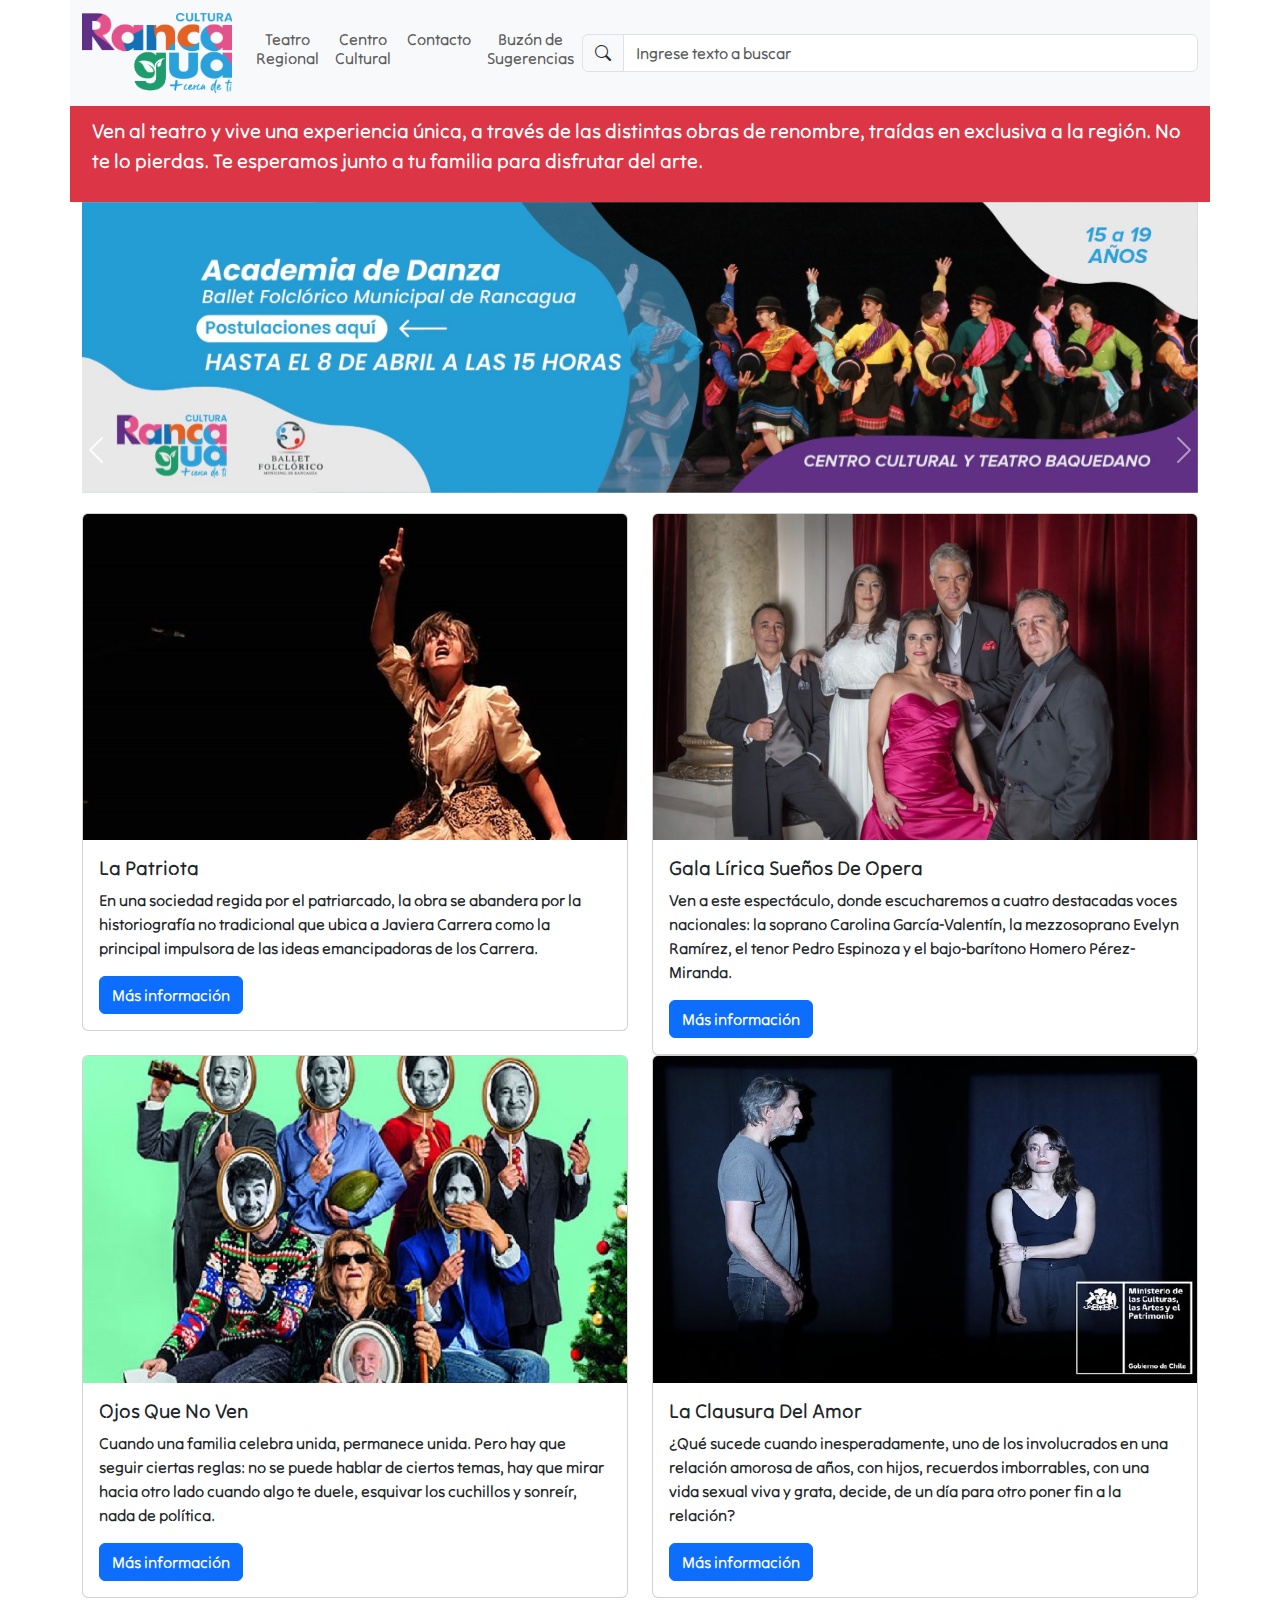
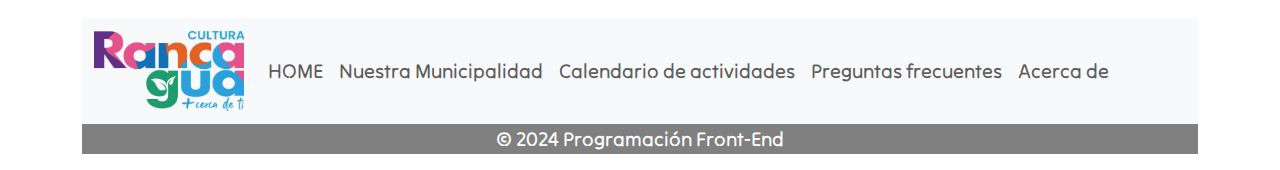
<file: index.html>
<!DOCTYPE html>
<html lang="en">
<head>
    <meta charset="UTF-8">
    <meta name="viewport" content="width=device-width, initial-scale=1.0">
    <title>Document</title>
    <link href="https://cdn.jsdelivr.net/npm/bootstrap@5.3.3/dist/css/bootstrap.min.css" rel="stylesheet" integrity="sha384-QWTKZyjpPEjISv5WaRU9OFeRpok6YctnYmDr5pNlyT2bRjXh0JMhjY6hW+ALEwIH" crossorigin="anonymous">
    <link rel="stylesheet" href="https://cdn.jsdelivr.net/npm/bootstrap-icons@1.11.3/font/bootstrap-icons.min.css">
    <link rel="preconnect" href="https://fonts.googleapis.com">
    <link rel="preconnect" href="https://fonts.gstatic.com" crossorigin>
    <link href="https://fonts.googleapis.com/css2?family=Tilt+Neon&display=swap" rel="stylesheet">
    <link rel="stylesheet" href="CSS/estilos.css">
    
</head>
<body>
    <div class="container">
        <div class="row"><!--cabecera pagina-->
            <nav class="navbar navbar-expand-lg bg-body-tertiary">
                <div class="container-fluid">
                  <a class="navbar-brand" href="#">
                    <img src="IMG/logo.png" alt="logo" width="150" height="80">
                  </a>
                  <button class="navbar-toggler" type="button" data-bs-toggle="collapse" data-bs-target="#navbarNavAltMarkup" aria-controls="navbarNavAltMarkup" aria-expanded="false" aria-label="Toggle navigation">
                    <span class="navbar-toggler-icon"></span>
                  </button>
                  <div class="collapse navbar-collapse" id="navbarNavAltMarkup">
                    <div class="navbar-nav">
                      <a class="nav-link h5 text-center" href="#">Teatro Regional</a>
                      <a class="nav-link h5 text-center" href="#">Centro Cultural</a>
                      <a class="nav-link h5 text-center" href="#">Contacto</a>
                      <a class="nav-link h5 text-center" href="#">Buzón de Sugerencias</a>
                    </div>
                    <div class="input-group">
                        <i class="input-group-text bi-search"></i>
                        <input type="text" class="form-control" name="txtbuscar" 
                                            id="txtbuscar" placeholder="Ingrese texto a buscar">
                    </div>
                  </div>
                </div>
              </nav>
        </div>
        <div class="row bg-danger"><!--texto de la pagina-->
            <div class="col">
                <p style="color:white; padding:10px; font-size: 20px;">Ven al teatro y vive una experiencia única, a través de las distintas obras de renombre, traídas en exclusiva a la región. No te lo pierdas. Te esperamos junto a tu familia para disfrutar del arte.</p>
            </div>
        </div>
        <div class="row"><!--carrusel-->
            <div class="col">
                <div id="carouselExampleSlidesOnly" class="carousel slide" data-bs-ride="carousel">
                    <div class="carousel-inner">
                      <div class="carousel-item active">
                        <img src="IMG/banner1.jpg" class="d-block w-100" alt="banner1">
                      </div>
                      <div class="carousel-item">
                        <img src="IMG/banner2.jpg" class="d-block w-100" alt="banner2">
                      </div>
                    </div>
                  </div>
                  <button class="carousel-control-prev" type="button" data-bs-target="#carouselExampleSlidesOnly" data-bs-slide="prev">
                    <span class="carousel-control-prev-icon" aria-hidden="true"></span>
                    <span class="visually-hidden">Previous</span>
                  </button>
                  <button class="carousel-control-next" type="button" data-bs-target="#carouselExampleSlidesOnly" data-bs-slide="next">
                    <span class="carousel-control-next-icon" aria-hidden="true"></span>
                    <span class="visually-hidden">Next</span>
                  </button>
            </div>
        </div>
        <div class="row row-cols-md-2" style="margin-top:20px;"><!--CARD-->
            <div class="col">
                <div class="card">
                    <img src="IMG/obra1.jpeg" class="card-img-top" alt="obra1">
                    <div class="card-body">
                      <h5 class="card-title">La Patriota</h5>
                      <p class="card-text">En una sociedad regida por el patriarcado, la obra se abandera por la historiografía no tradicional que ubica a Javiera Carrera como la principal impulsora de las ideas emancipadoras de los Carrera.</p>
                      <a href="#" class="btn btn-primary">Más información</a>
                    </div>
                </div>
            </div>
            <div class="col">
                <div class="card">
                    <img src="IMG/obra2.jpeg" class="card-img-top" alt="obra2">
                    <div class="card-body">
                      <h5 class="card-title">Gala Lírica Sueños De Opera</h5>
                      <p class="card-text">Ven a este espectáculo, donde escucharemos a cuatro destacadas voces nacionales: la soprano Carolina García-Valentín, la mezzosoprano Evelyn Ramírez, el tenor Pedro Espinoza y el bajo-barítono Homero Pérez-Miranda.</p>
                      <a href="#" class="btn btn-primary">Más información</a>
                    </div>
                </div>
            </div>
            <div class="col">
                <div class="card">
                    <img src="IMG/obra3.jpg" class="card-img-top" alt="obra3">
                    <div class="card-body">
                      <h5 class="card-title">Ojos Que No Ven</h5>
                      <p class="card-text">Cuando una familia celebra unida, permanece unida. Pero hay que seguir ciertas reglas: no se puede hablar de ciertos temas, hay que mirar hacia otro lado cuando algo te duele, esquivar los cuchillos y sonreír, nada de política.</p>
                      <a href="#" class="btn btn-primary">Más información</a>
                    </div>
                </div>
            </div>
            <div class="col">
                <div class="card">
                    <img src="IMG/obra4.jpg" class="card-img-top" alt="obra4">
                    <div class="card-body">
                      <h5 class="card-title">La Clausura Del Amor</h5>
                      <p class="card-text">¿Qué sucede cuando inesperadamente, uno de los involucrados en una relación amorosa de años, con hijos, recuerdos imborrables, con una vida sexual viva y grata, decide, de un día para otro poner fin a la relación?</p>
                      <a href="#" class="btn btn-primary">Más información</a>
                    </div>
                </div>
            </div>
        </div>
        <footer class="row gb-secondary" style="margin-top: 20px;">
            <div class="col">
                <nav class="navbar navbar-expand-lg bg-body-tertiary">
                    <div class="container-fluid">
                      <a class="navbar-brand" href="#">
                        <img src="IMG/logo.png" alt="logo" width="150" height="80"> 
                      </a>
                      <button class="navbar-toggler" type="button" data-bs-toggle="collapse" data-bs-target="#navbarNavAltMarkup" aria-controls="navbarNavAltMarkup" aria-expanded="false" aria-label="Toggle navigation">
                        <span class="navbar-toggler-icon"></span>
                      </button>
                      <div class="collapse navbar-collapse" id="navbarNavAltMarkup">
                        <div class="navbar-nav">
                          <a class="nav-link" style="font-size: 20px;" href="#">HOME</a>
                          <a class="nav-link" style="font-size: 20px;" href="#">Nuestra Municipalidad</a>
                          <a class="nav-link" style="font-size: 20px;" href="#">Calendario de actividades</a>
                          <a class="nav-link" style="font-size: 20px;" href="#">Preguntas frecuentes</a>
                          <a class="nav-link" style="font-size: 20px;" href="#">Acerca de</a>
                        </div>
                      </div>
                    </div>
                </nav>
            
                <p class="text-center" style="color: white; font-size: 20px; background:grey; ">
                    &copy; 2024 Programación Front-End
                </p>
            </div>
    </footer>
    </div>
    <script src="https://cdn.jsdelivr.net/npm/bootstrap@5.3.3/dist/js/bootstrap.bundle.min.js" integrity="sha384-YvpcrYf0tY3lHB60NNkmXc5s9fDVZLESaAA55NDzOxhy9GkcIdslK1eN7N6jIeHz" crossorigin="anonymous"></script>
</body>
</html>
</file>
<file: CSS/estilos.css>
*{
    font-family: "Tilt Neon", sans-serif;
    font-optical-sizing: auto;
    font-weight: 400;
    font-style: normal;
    font-variation-settings:
        "XROT" 0,
        "YROT" 0;
}
</file>
